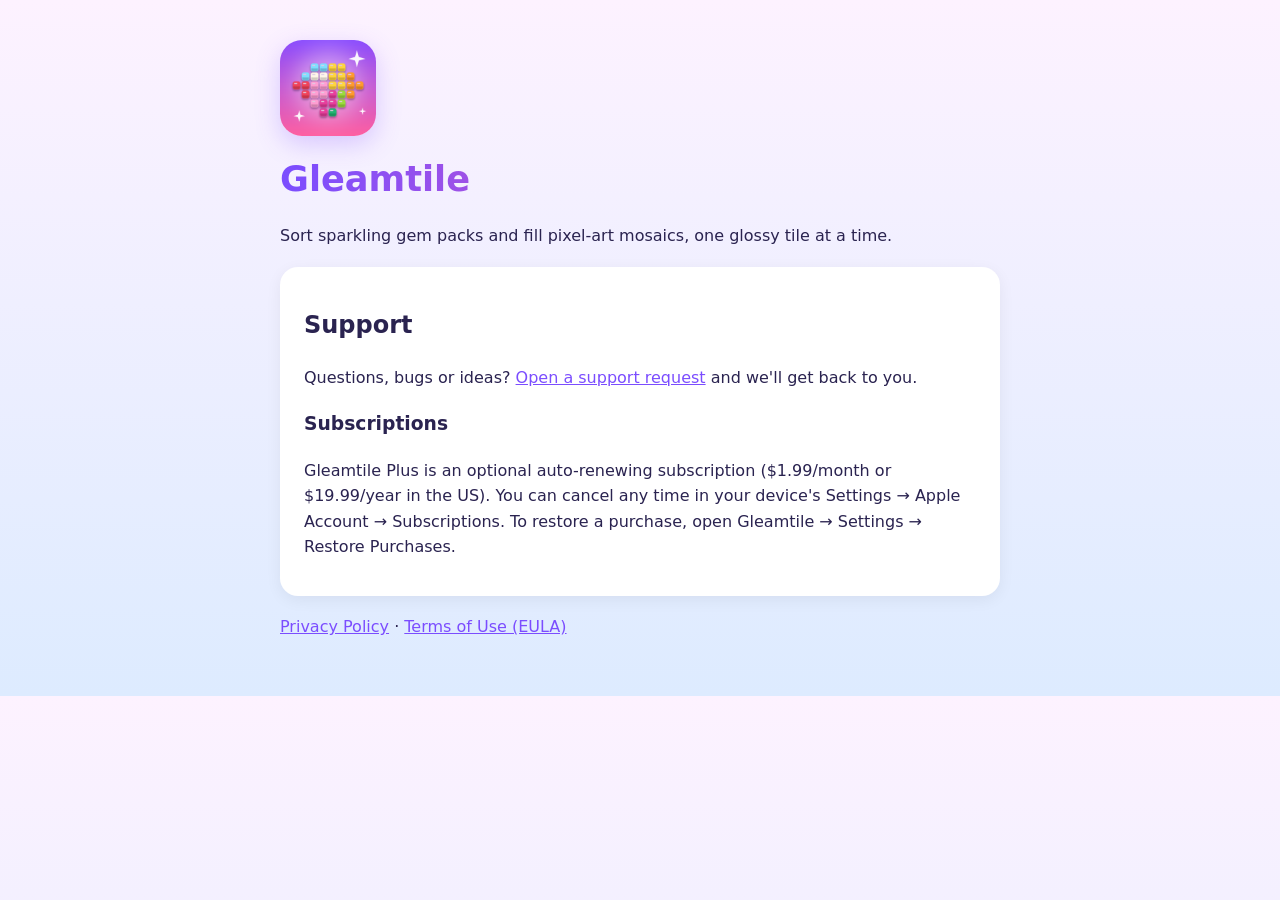
<file: index.html>
<!doctype html><html lang="en"><head><meta charset="utf-8"><meta name="viewport" content="width=device-width,initial-scale=1">
<title>Gleamtile – Gem Color Sort Art</title><link rel="stylesheet" href="style.css"></head><body><main>
<img class="icon" src="icon.png" alt="Gleamtile app icon">
<h1>Gleamtile</h1>
<p>Sort sparkling gem packs and fill pixel-art mosaics, one glossy tile at a time.</p>
<div class="card"><h2>Support</h2>
<p>Questions, bugs or ideas? <a href="https://github.com/mohdadnaanazam/gleamtile/issues/new">Open a support request</a> and we'll get back to you.</p>
<h3>Subscriptions</h3>
<p>Gleamtile Plus is an optional auto-renewing subscription ($1.99/month or $19.99/year in the US). You can cancel any time in your device's Settings → Apple Account → Subscriptions. To restore a purchase, open Gleamtile → Settings → Restore Purchases.</p></div>
<p><a href="privacy.html">Privacy Policy</a> · <a href="https://www.apple.com/legal/internet-services/itunes/dev/stdeula/">Terms of Use (EULA)</a></p>
</main></body></html>
</file>
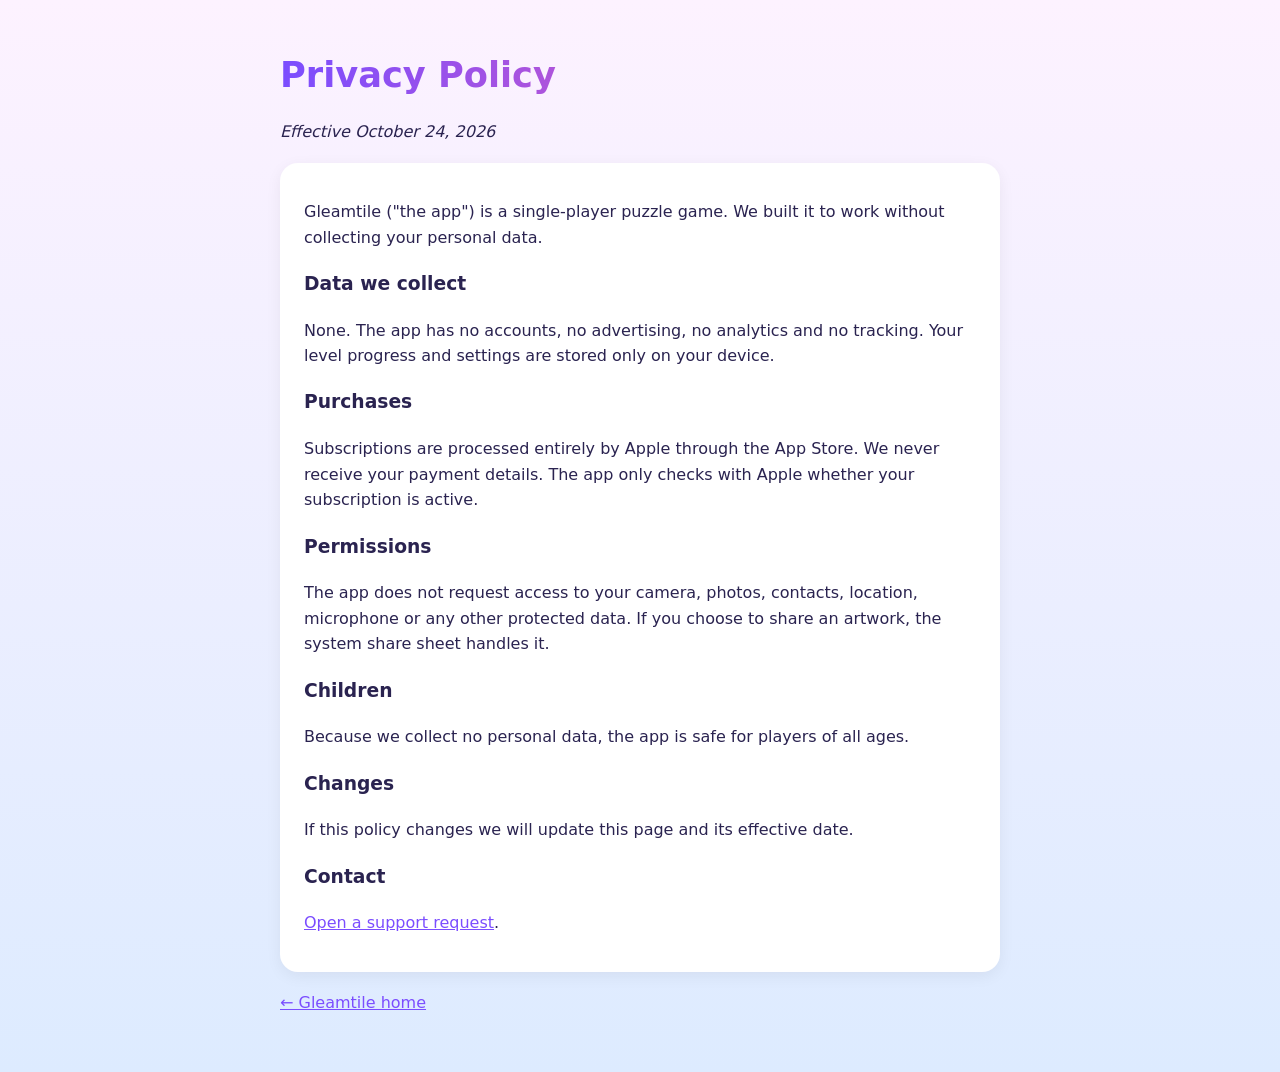
<file: privacy.html>
<!doctype html><html lang="en"><head><meta charset="utf-8"><meta name="viewport" content="width=device-width,initial-scale=1">
<title>Gleamtile Privacy Policy</title><link rel="stylesheet" href="style.css"></head><body><main>
<h1>Privacy Policy</h1><p><em>Effective October 24, 2026</em></p>
<div class="card">
<p>Gleamtile ("the app") is a single-player puzzle game. We built it to work without collecting your personal data.</p>
<h3>Data we collect</h3><p>None. The app has no accounts, no advertising, no analytics and no tracking. Your level progress and settings are stored only on your device.</p>
<h3>Purchases</h3><p>Subscriptions are processed entirely by Apple through the App Store. We never receive your payment details. The app only checks with Apple whether your subscription is active.</p>
<h3>Permissions</h3><p>The app does not request access to your camera, photos, contacts, location, microphone or any other protected data. If you choose to share an artwork, the system share sheet handles it.</p>
<h3>Children</h3><p>Because we collect no personal data, the app is safe for players of all ages.</p>
<h3>Changes</h3><p>If this policy changes we will update this page and its effective date.</p>
<h3>Contact</h3><p><a href="https://github.com/mohdadnaanazam/gleamtile/issues/new">Open a support request</a>.</p>
</div><p><a href="index.html">← Gleamtile home</a></p></main></body></html>
</file>
<file: style.css>
body{font-family:-apple-system,BlinkMacSystemFont,"SF Pro Rounded",system-ui,sans-serif;margin:0;background:linear-gradient(#fdf2ff,#ddebff);color:#2a2350;line-height:1.6}
main{max-width:720px;margin:0 auto;padding:40px 20px}
h1{font-size:2.2rem;margin:.2em 0;background:linear-gradient(90deg,#7b4dff,#ff5fa2);-webkit-background-clip:text;background-clip:text;color:transparent}
img.icon{width:96px;height:96px;border-radius:22px;box-shadow:0 8px 24px rgba(123,77,255,.25)}
a{color:#7b4dff}.card{background:#fff;border-radius:18px;padding:20px 24px;margin:18px 0;box-shadow:0 4px 16px rgba(0,0,0,.06)}
</file>
